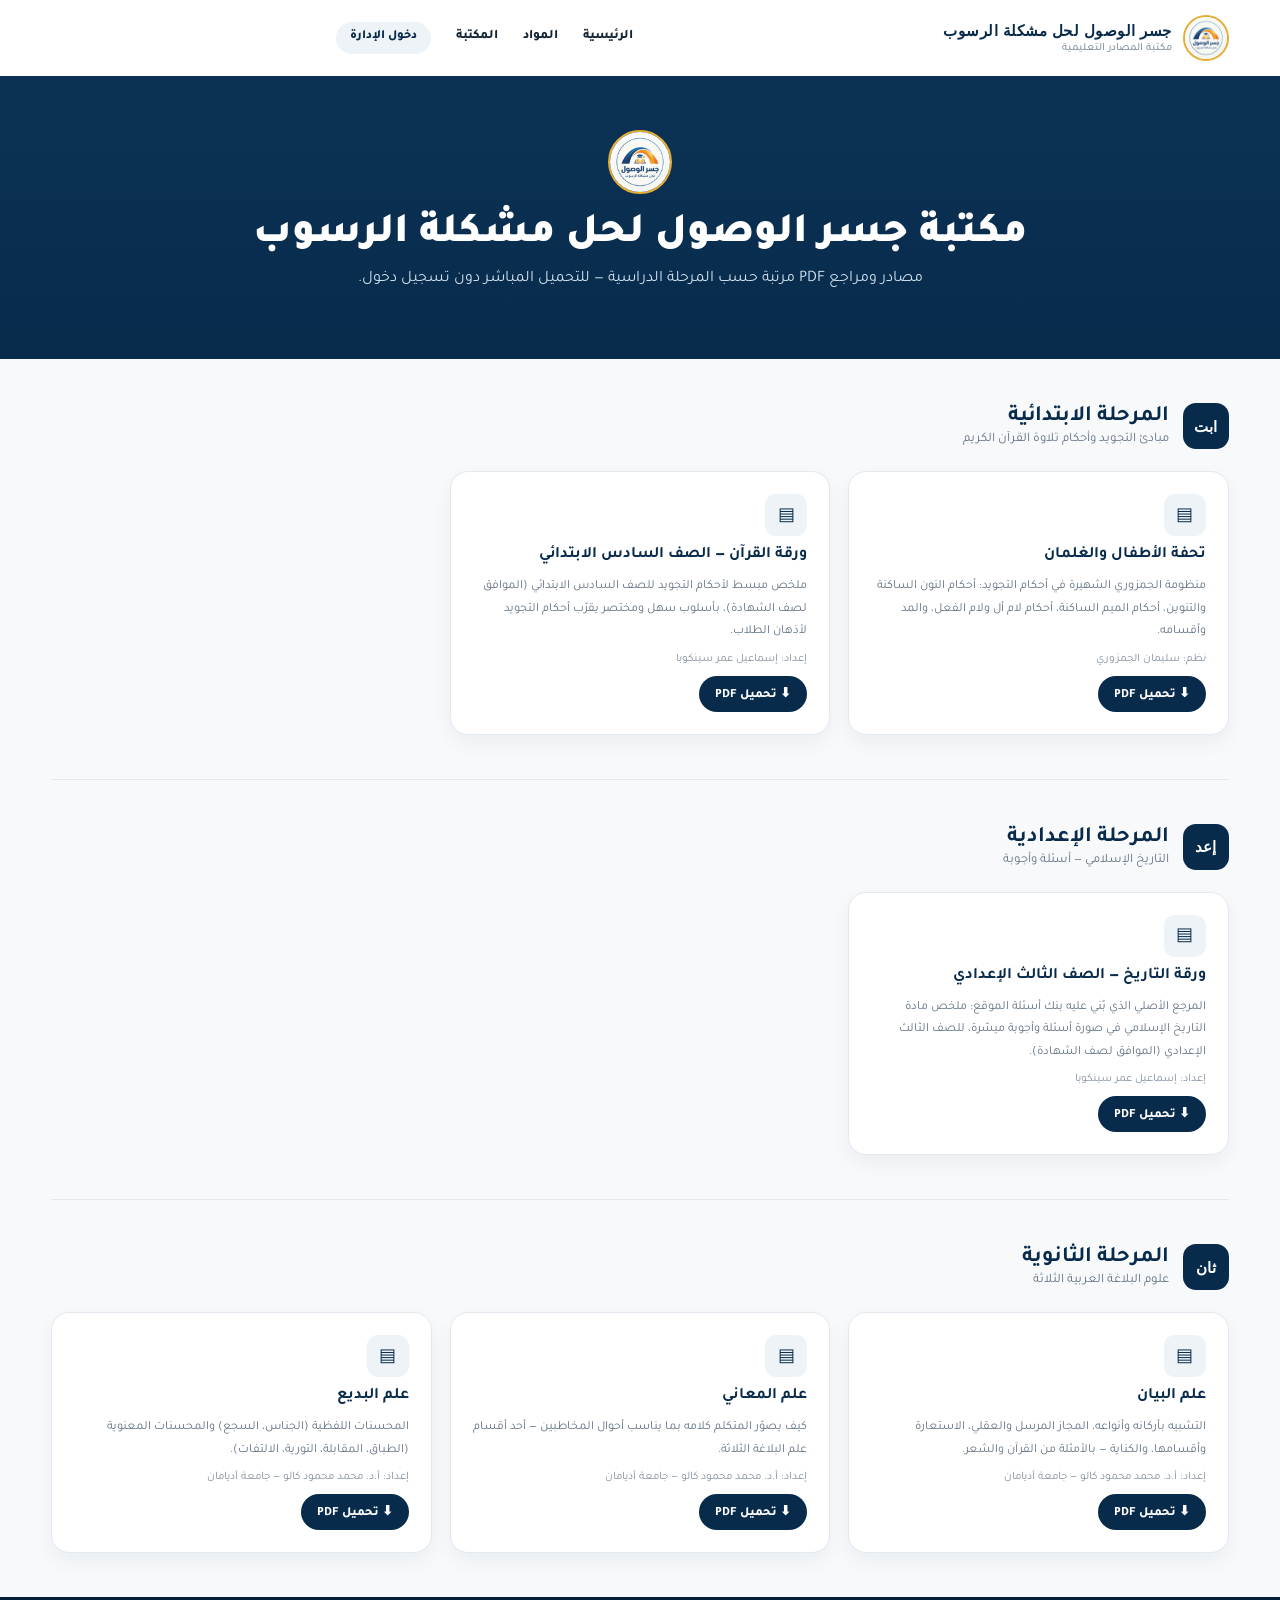
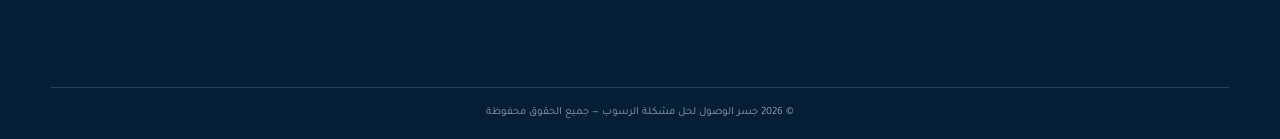
<file: library.html>
<!DOCTYPE html>
<html lang="ar" dir="rtl">
<head>
<meta charset="UTF-8">
<meta name="viewport" content="width=device-width, initial-scale=1.0">
<meta name="theme-color" content="#082b4c">
<title>مكتبة جسر الوصول لحل مشكلة الرسوب</title>
<link rel="icon" href="logo.jpg" type="image/jpeg">
<link href="https://fonts.googleapis.com/css2?family=Tajawal:wght@400;500;700;800;900&family=Inter:wght@600;700;800&display=swap" rel="stylesheet">
<link rel="stylesheet" href="style.css">
<style>
  .lib-hero{background:linear-gradient(180deg,#0b3255,var(--navy));color:#fff;padding:54px 0 70px;text-align:center}
  .lib-hero .brand-mark{width:64px;height:64px;margin:0 auto 16px;display:block}
  .lib-hero h1{font-size:clamp(28px,4vw,42px);font-weight:900;margin:0 0 10px}
  .lib-hero p{color:#cfe0ec;max-width:600px;margin:0 auto}
  .stage-section{padding:44px 0}
  .stage-head{display:flex;align-items:center;gap:14px;margin-bottom:22px}
  .stage-badge{width:46px;height:46px;border-radius:13px;background:var(--navy);color:#fff;display:grid;place-items:center;font-weight:900;font-size:15px;font-family:Inter,sans-serif}
  .stage-head h2{margin:0;font-size:22px;color:var(--navy)}
  .stage-head p{margin:2px 0 0;color:var(--muted);font-size:13px}
  .book-grid{display:grid;grid-template-columns:repeat(3,1fr);gap:18px}
  .book-card{background:#fff;border:1px solid var(--line);border-radius:18px;padding:22px;display:flex;flex-direction:column;gap:10px;box-shadow:0 8px 20px rgba(8,43,76,.05);transition:.2s}
  .book-card:hover{transform:translateY(-4px);box-shadow:0 16px 32px rgba(8,43,76,.1);border-color:#b9c8d4}
  .book-icon{width:42px;height:42px;border-radius:11px;background:#edf3f6;color:var(--navy);display:grid;place-items:center;font-size:18px}
  .book-card h3{margin:0;font-size:16px;color:var(--navy)}
  .book-card p{margin:0;color:var(--muted);font-size:12.5px;line-height:1.8;flex:1}
  .book-card .book-author{font-size:11.5px;color:#8492a0}
  .book-dl{display:inline-flex;align-items:center;gap:6px;background:var(--navy);color:#fff;padding:9px 16px;border-radius:20px;font-size:12.5px;font-weight:800;text-decoration:none;align-self:flex-start}
  .book-dl:hover{background:var(--navy2)}
  .stage-divider{border:0;border-top:1px solid var(--line);margin:0}
  @media(max-width:900px){.book-grid{grid-template-columns:1fr 1fr}}
  @media(max-width:620px){.book-grid{grid-template-columns:1fr}}
</style>
</head>
<body>

<header class="site-header">
  <div class="nav-wrap">
    <div class="container nav">
      <a href="index.html" class="brand" aria-label="جسر الوصول home">
        <img src="logo.jpg" alt="جسر الوصول" class="brand-mark brand-logo-img">
        <span class="brand-text"><b>جسر الوصول لحل مشكلة الرسوب</b><small>مكتبة المصادر التعليمية</small></span>
      </a>
      <nav class="main-nav" aria-label="Main navigation">
        <a href="index.html#home">الرئيسية</a>
        <a href="index.html#subjects">المواد</a>
        <a href="library.html">المكتبة</a>
        <a href="login.html" class="admin-link">دخول الإدارة</a>
      </nav>
    </div>
  </div>
</header>

<section class="lib-hero">
  <div class="container">
    <img src="logo.jpg" alt="" class="brand-mark" style="border-radius:50%;object-fit:cover">
    <h1>مكتبة جسر الوصول لحل مشكلة الرسوب</h1>
    <p>مصادر ومراجع PDF مرتبة حسب المرحلة الدراسية — للتحميل المباشر دون تسجيل دخول.</p>
  </div>
</section>

<div class="container">

  <section class="stage-section">
    <div class="stage-head">
      <span class="stage-badge">ابت</span>
      <div><h2>المرحلة الابتدائية</h2><p>مبادئ التجويد وأحكام تلاوة القرآن الكريم</p></div>
    </div>
    <div class="book-grid">
      <div class="book-card">
        <span class="book-icon">▤</span>
        <h3>تحفة الأطفال والغلمان</h3>
        <p>منظومة الجمزوري الشهيرة في أحكام التجويد: أحكام النون الساكنة والتنوين، أحكام الميم الساكنة، أحكام لام أل ولام الفعل، والمد وأقسامه.</p>
        <span class="book-author">نظم: سليمان الجمزوري</span>
        <a class="book-dl" href="library/tuhfat-al-atfal-tajweed.pdf" download>⬇ تحميل PDF</a>
      </div>
      <div class="book-card">
        <span class="book-icon">▤</span>
        <h3>ورقة القرآن — الصف السادس الابتدائي</h3>
        <p>ملخص مبسط لأحكام التجويد للصف السادس الابتدائي (الموافق لصف الشهادة)، بأسلوب سهل ومختصر يقرّب أحكام التجويد لأذهان الطلاب.</p>
        <span class="book-author">إعداد: إسماعيل عمر سينكوبا</span>
        <a class="book-dl" href="library/tajweed-ibtidai.pdf" download>⬇ تحميل PDF</a>
      </div>
    </div>
  </section>

  <hr class="stage-divider">

  <section class="stage-section">
    <div class="stage-head">
      <span class="stage-badge">إعد</span>
      <div><h2>المرحلة الإعدادية</h2><p>التاريخ الإسلامي — أسئلة وأجوبة</p></div>
    </div>
    <div class="book-grid">
      <div class="book-card">
        <span class="book-icon">▤</span>
        <h3>ورقة التاريخ — الصف الثالث الإعدادي</h3>
        <p>المرجع الأصلي الذي بُني عليه بنك أسئلة الموقع: ملخص مادة التاريخ الإسلامي في صورة أسئلة وأجوبة ميسّرة، للصف الثالث الإعدادي (الموافق لصف الشهادة).</p>
        <span class="book-author">إعداد: إسماعيل عمر سينكوبا</span>
        <a class="book-dl" href="library/tareekh-iedadi.pdf" download>⬇ تحميل PDF</a>
      </div>
    </div>
  </section>

  <hr class="stage-divider">

  <section class="stage-section">
    <div class="stage-head">
      <span class="stage-badge">ثان</span>
      <div><h2>المرحلة الثانوية</h2><p>علوم البلاغة العربية الثلاثة</p></div>
    </div>
    <div class="book-grid">
      <div class="book-card">
        <span class="book-icon">▤</span>
        <h3>علم البيان</h3>
        <p>التشبيه بأركانه وأنواعه، المجاز المرسل والعقلي، الاستعارة وأقسامها، والكناية — بالأمثلة من القرآن والشعر.</p>
        <span class="book-author">إعداد: أ.د. محمد محمود كالو — جامعة أديامان</span>
        <a class="book-dl" href="library/ilm-al-bayan.pdf" download>⬇ تحميل PDF</a>
      </div>
      <div class="book-card">
        <span class="book-icon">▤</span>
        <h3>علم المعاني</h3>
        <p>كيف يصوّر المتكلم كلامه بما يناسب أحوال المخاطبين — أحد أقسام علم البلاغة الثلاثة.</p>
        <span class="book-author">إعداد: أ.د. محمد محمود كالو — جامعة أديامان</span>
        <a class="book-dl" href="library/ilm-al-maani.pdf" download>⬇ تحميل PDF</a>
      </div>
      <div class="book-card">
        <span class="book-icon">▤</span>
        <h3>علم البديع</h3>
        <p>المحسنات اللفظية (الجناس، السجع) والمحسنات المعنوية (الطباق، المقابلة، التورية، الالتفات).</p>
        <span class="book-author">إعداد: أ.د. محمد محمود كالو — جامعة أديامان</span>
        <a class="book-dl" href="library/ilm-al-badee.pdf" download>⬇ تحميل PDF</a>
      </div>
    </div>
  </section>

</div>

<footer class="site-footer">
  <div class="container copyright">© <span id="year"></span> جسر الوصول لحل مشكلة الرسوب — جميع الحقوق محفوظة</div>
</footer>

<script>document.getElementById('year').textContent = new Date().getFullYear();</script>
</body>
</html>
</file>
<file: style.css>
:root{
  --navy:#082b4c;--navy2:#0c3d66;--gold:#e5ae32;--gold2:#f4c85a;
  --green:#087a55;--green-soft:#eaf6f1;--ink:#142536;--muted:#647486;
  --line:#e3e9ee;--bg:#f7f9fb;--white:#fff;--danger:#b83c35;
  --shadow:0 18px 45px rgba(11,39,66,.10);
}
*{box-sizing:border-box}
html{scroll-behavior:smooth}
body{margin:0;background:var(--bg);color:var(--ink);font-family:"Tajawal",Arial,sans-serif}
body[dir="ltr"]{font-family:"Inter","Tajawal",Arial,sans-serif}
button,input,textarea{font:inherit}
button{cursor:pointer}
a{text-decoration:none;color:inherit}
.container{width:min(1180px,92%);margin:auto}
.site-header{background:#fff;position:sticky;top:0;z-index:50;box-shadow:0 1px 0 rgba(8,43,76,.07)}
.utility{background:var(--navy);color:#dfe9f1;font-size:12px}
.utility-inner{height:34px;display:flex;align-items:center;justify-content:space-between}
.lang-toggle{border:0;background:transparent;color:#fff;font-weight:800;padding:4px 8px}
.nav-wrap{background:#fff}
.nav{height:76px;display:flex;align-items:center;gap:26px}
.brand{display:flex;align-items:center;gap:11px;min-width:255px}
.brand-mark{width:46px;height:46px;border-radius:14px;background:var(--navy);color:#fff;display:grid;place-items:center;font-family:Inter,sans-serif;font-size:12px;font-weight:900;letter-spacing:.8px;border:2px solid var(--gold)}
.brand-logo-img{border-radius:50%;object-fit:cover;background:#fff}
.brand-text b{display:block;font-family:Inter,sans-serif;font-size:15px;letter-spacing:.5px;color:var(--navy)}
.brand-text small{display:block;color:#687988;font-size:11px;margin-top:2px}
.main-nav{display:flex;align-items:center;gap:25px;margin-inline:auto;font-size:13px;font-weight:800}
.main-nav a{padding:27px 0;border-bottom:3px solid transparent}
.main-nav a:hover{color:var(--navy);border-color:var(--gold)}
.header-cta,.btn{border:0;border-radius:10px;font-weight:800;transition:.2s}
.header-cta{background:var(--gold);color:#1b2a38;padding:12px 18px}
.header-cta:hover,.btn-primary:hover{transform:translateY(-1px);filter:brightness(.98)}
.menu-btn{display:none;border:0;background:transparent;font-size:25px;color:var(--navy)}

.hero-section{background:linear-gradient(180deg,#fff 0,#f7f9fb 100%);overflow:hidden}
.hero{min-height:555px;display:grid;grid-template-columns:1fr 1fr;align-items:center;gap:55px;padding:70px 0 50px}
.kicker,.eyebrow{color:var(--gold);font-weight:900;font-size:11px;letter-spacing:1.1px}
.hero h1{font-size:clamp(38px,5vw,66px);line-height:1.15;margin:13px 0 20px;color:var(--navy);font-weight:900}
.hero h1 em{font-style:normal;color:var(--gold)}
.hero-copy>p{max-width:600px;font-size:18px;line-height:1.9;color:#596b7b;margin:0}
.hero-actions{display:flex;gap:12px;align-items:center;margin-top:28px}
.btn{display:inline-flex;align-items:center;justify-content:center;gap:14px;padding:13px 19px}
.btn-primary{background:var(--navy);color:#fff;box-shadow:0 8px 20px rgba(8,43,76,.15)}
.btn-outline{border:1px solid #bac6d0;color:var(--navy);background:#fff}
.btn-outline-dark{border:1px solid #c6d0d8;background:#fff;color:var(--navy)}
.btn-light{background:#fff;color:var(--navy)}
.hero-proof{display:flex;align-items:center;gap:10px;margin-top:25px;color:#6d7d8b;font-size:13px}
.avatar-stack{display:flex;direction:ltr}
.avatar-stack i{width:30px;height:30px;border-radius:50%;background:#dce7ef;border:3px solid #fff;display:grid;place-items:center;font-style:normal;font-size:9px;color:var(--navy);margin-left:-7px}
.avatar-stack i:first-child{margin-left:0;background:#f5d37a}.avatar-stack i:nth-child(2){background:#b9d7ca}.avatar-stack i:nth-child(3){background:#c5d4e3}

.hero-visual{position:relative;min-height:430px;display:grid;place-items:center}
.study-scene{position:relative;width:min(520px,100%);height:400px;border-radius:34px;background:linear-gradient(145deg,#eaf1f5,#dbe7ee);overflow:hidden;box-shadow:var(--shadow)}
.scene-glow{position:absolute;width:330px;height:330px;border-radius:50%;background:#f6d982;opacity:.35;right:-70px;top:-80px}
.notebook{position:absolute;width:300px;height:255px;right:50%;top:70px;transform:translateX(50%) rotate(-3deg);background:#fff;border-radius:15px;box-shadow:0 25px 40px rgba(8,43,76,.18);padding:25px 28px}
.notebook:before{content:"";position:absolute;left:0;top:0;bottom:0;width:10px;background:var(--navy);border-radius:15px 0 0 15px}
.notebook-top{display:flex;justify-content:space-between;color:var(--navy);font:800 11px Inter,sans-serif;letter-spacing:.8px;margin-bottom:22px}
.line{height:8px;border-radius:9px;background:#dfe7ec;margin:13px 0}.line.short{width:65%}
.check-row{display:flex;align-items:center;gap:12px;margin:13px 0}.check-row b{width:24px;height:24px;border-radius:7px;background:var(--green-soft);color:var(--green);display:grid;place-items:center;font-size:13px}.check-row span{height:7px;background:#e8edf1;border-radius:7px;flex:1}
.floating-badge{position:absolute;top:28px;left:20px;background:#fff;border-radius:15px;padding:13px 17px;box-shadow:0 12px 30px rgba(8,43,76,.13);z-index:2}.badge-top strong{display:block;font:900 28px Inter;color:var(--navy)}.badge-top span{font-size:11px;color:#6a7884}
.floating-card{position:absolute;background:#fff;border-radius:16px;box-shadow:0 15px 35px rgba(8,43,76,.14);padding:12px 15px;display:flex;align-items:center;gap:10px}.floating-card b{display:block;color:var(--navy);font-size:16px}.floating-card small{display:block;color:#71808c;font-size:10px;margin-top:2px}.card-score{right:18px;bottom:48px}.card-memory{left:18px;bottom:38px}.mini-icon{width:36px;height:36px;border-radius:10px;background:#fdf1c9;color:#a97810;display:grid;place-items:center}

.feature-strip-wrap{position:relative;z-index:3;margin-top:-46px}
.feature-strip{background:#fff;border:1px solid var(--line);border-radius:22px;box-shadow:0 20px 46px rgba(8,43,76,.12);padding:26px 30px;display:grid;grid-template-columns:repeat(5,1fr);gap:22px}
.feature-item{display:flex;align-items:flex-start;gap:12px}
.feature-icon{flex:none;width:38px;height:38px;border-radius:11px;background:#edf3f6;color:var(--navy);display:grid;place-items:center;font-size:16px}
.feature-item b{display:block;font-size:13px;color:var(--navy);font-weight:800;line-height:1.5}
.feature-item small{display:block;color:#7c8b97;font-size:11px;margin-top:4px;line-height:1.6}

.stats-strip{background:var(--navy);color:#fff;padding-top:6px}
.stats-row{display:grid;grid-template-columns:repeat(4,1fr);padding:20px 0}
.stats-row>div{display:flex;flex-direction:column;align-items:center;justify-content:center;gap:6px;border-inline-end:1px solid rgba(255,255,255,.16)}
.stats-row>div:last-child{border:0}.stats-row strong{font:800 25px Inter}.stats-row span{font-size:12px;color:#d9e3eb}
.stat-icon{width:34px;height:34px;border-radius:10px;background:rgba(255,255,255,.1);display:grid;place-items:center;font-size:14px;color:var(--gold2)}

.section{padding:80px 0}
.soft-section{background:#fff}
.section-heading{display:flex;align-items:end;justify-content:space-between;gap:25px;margin-bottom:28px}
.section-heading h2,.center-heading h2,.progress-copy h2{font-size:34px;color:var(--navy);margin:8px 0 8px;font-weight:900}
.section-heading p,.center-heading p,.progress-copy p{color:var(--muted);margin:0;line-height:1.8}
.question-total{background:#eef3f6;color:#526473;border-radius:30px;padding:9px 14px;font-size:12px;white-space:nowrap}.question-total b{color:var(--navy);font:800 18px Inter}
.subject-grid{display:grid;grid-template-columns:repeat(3,1fr);gap:17px}
.subject-btn{border:1px solid var(--line);background:#fff;border-radius:18px;padding:20px;text-align:start;min-height:118px;position:relative;overflow:hidden;transition:.2s;box-shadow:0 8px 24px rgba(8,43,76,.045)}
.subject-btn:before{content:"";position:absolute;inset:auto 0 0 0;height:4px;background:var(--gold);transform:scaleX(.25);transform-origin:center;transition:.2s}
.subject-btn:hover{transform:translateY(-4px);border-color:#b9c8d4;box-shadow:0 16px 32px rgba(8,43,76,.09)}
.subject-btn:hover:before{transform:scaleX(1)}
.subject-index{font:800 11px Inter;color:#a87916}.subject-name{display:block;font-size:18px;font-weight:900;color:var(--navy);margin:8px 0}.subject-count{font-size:11px;color:#71808c}

.center-heading{text-align:center;max-width:650px;margin:0 auto 35px}.center-heading h2{margin-top:8px}
.mode-grid{display:grid;grid-template-columns:repeat(3,1fr);gap:18px}
.mode-card{border:1px solid var(--line);background:#fff;border-radius:20px;padding:25px;text-align:start;position:relative;min-height:280px;transition:.2s}
.mode-card:hover{transform:translateY(-5px);box-shadow:var(--shadow);border-color:#c5d1da}
.mode-number{position:absolute;top:18px;inset-inline-end:20px;font:800 12px Inter;color:#a9b5bf}
.mode-icon{width:48px;height:48px;border-radius:13px;background:#edf3f6;color:var(--navy);display:grid;place-items:center;font-size:23px;margin-bottom:22px}
.mode-card h3{font-size:21px;color:var(--navy);margin:0 0 9px;font-weight:900}.mode-card p{color:#6a7a87;line-height:1.8;margin:0}.learn-more{display:block;color:var(--green);font-weight:900;font-size:12px;margin-top:22px}

.progress-home{display:grid;grid-template-columns:1fr 1fr;gap:55px;align-items:center}
.progress-copy h2{font-size:40px}.text-btn{border:0;background:transparent;padding:0;color:var(--green);font-weight:900;margin-top:18px}
.progress-card{background:#fff;border:1px solid var(--line);border-radius:24px;padding:28px;box-shadow:var(--shadow)}
.progress-top{display:flex;justify-content:space-between;align-items:center;font-weight:800;color:#5c6e7c}.progress-top strong{font:900 25px Inter;color:var(--navy)}
.meter{height:12px;background:#edf1f4;border-radius:20px;overflow:hidden;margin:17px 0 25px}.meter span{display:block;height:100%;width:0;background:linear-gradient(90deg,var(--green),#31a67e);border-radius:20px;transition:.4s}
.progress-stats{display:grid;grid-template-columns:repeat(3,1fr);gap:10px}.progress-stats div{background:#f7f9fa;border-radius:15px;padding:16px;text-align:center}.progress-stats b{display:block;font:800 23px Inter;color:var(--navy)}.progress-stats span{display:block;color:#73818d;font-size:11px;margin-top:4px}

.cta-section{padding:0 0 80px}.cta-box{background:var(--navy);border-radius:24px;color:#fff;padding:35px 42px;display:flex;align-items:center;justify-content:space-between;gap:20px;box-shadow:var(--shadow)}.cta-box h2{font-size:30px;margin:8px 0 0}.cta-box .eyebrow{color:var(--gold2)}

.quiz-view,.result-view{display:none;min-height:75vh;padding:42px 0}
.quiz-view.active,.result-view.active{display:block}
.quiz-head{display:flex;align-items:center;justify-content:space-between;gap:15px;margin-bottom:16px}.back-btn{border:0;background:#edf2f5;color:var(--navy);border-radius:10px;padding:10px 14px;font-weight:900}.quiz-meta{display:flex;gap:7px}.pill{background:#eaf2f5;color:var(--navy);padding:7px 12px;border-radius:30px;font-size:11px;font-weight:900}.counter{font:800 12px Inter;color:#73818d}
.progress-bar{height:7px;background:#e2e8ec;border-radius:20px;overflow:hidden;margin-bottom:22px}.progress-bar div{height:100%;width:0;background:var(--gold);transition:.25s}
.question-card{max-width:850px;margin:0 auto;background:#fff;border:1px solid var(--line);border-radius:24px;padding:34px;box-shadow:var(--shadow)}
.question-label{font-size:11px;color:var(--green);font-weight:900}.question-card h2{font-size:28px;line-height:2;margin:9px 0 27px;color:var(--navy)}
.choices{display:grid;grid-template-columns:1fr 1fr;gap:12px}.choice{border:2px solid #e4e9ed;background:#fbfcfd;border-radius:14px;padding:16px;text-align:start;line-height:1.8;color:#263b4d}.choice:hover{border-color:#91a6b6}.choice.correct{border-color:#1a9667;background:#e9f7f1}.choice.wrong{border-color:#d9574d;background:#fff0ee}.choice.disabled{cursor:default}
.typing-area textarea{width:100%;resize:vertical;border:1px solid #ccd7de;border-radius:14px;padding:15px;outline:none;line-height:1.8}.typing-area textarea:focus{border-color:var(--navy)}
.typing-area .btn{margin-top:11px}.revision-area{text-align:center}.answer-box{margin:18px 0;background:#f1f7f4;border-right:4px solid var(--gold);padding:18px;text-align:right;line-height:2;border-radius:13px;color:#20394d}.revision-actions{display:flex;justify-content:center;gap:10px}.correct-btn,.wrong-btn{border:0;border-radius:11px;padding:12px 18px;color:#fff;font-weight:900}.correct-btn{background:#12805a}.wrong-btn{background:var(--danger)}
.feedback{margin-top:18px;border-radius:14px;padding:15px;line-height:1.9}.feedback.correct{background:#e9f7f1;color:#075f3f}.feedback.wrong{background:#fff0ee;color:#8c211a}.next{margin-top:15px}
.result-card{max-width:650px;margin:40px auto;background:#fff;border:1px solid var(--line);border-radius:26px;padding:40px;text-align:center;box-shadow:var(--shadow)}.result-icon{width:66px;height:66px;border-radius:50%;background:#e8f6f0;color:var(--green);display:grid;place-items:center;font-size:29px;margin:0 auto 15px}.result-card h2{font-size:31px;color:var(--navy);margin:10px 0}.big-score{margin:25px 0 18px}.big-score strong{display:block;font:900 62px Inter;color:var(--navy)}.big-score span{font-size:12px;color:#74838e}.result-grid{display:grid;grid-template-columns:repeat(3,1fr);gap:10px;margin:22px 0}.result-grid div{background:#f6f8fa;border-radius:14px;padding:15px}.result-grid strong{display:block;font:800 24px Inter;color:var(--navy)}.result-grid span{font-size:11px;color:#75838e}.result-message{padding:14px;background:#f4f7f8;border-radius:13px;line-height:1.9;color:#526473}.result-actions{display:flex;justify-content:center;gap:10px;margin-top:20px}
.hidden{display:none!important}

.site-footer{background:#071f36;color:#cbd7e0;padding:55px 0 20px}.footer-grid{display:grid;grid-template-columns:2fr 1fr 1fr 1fr;gap:35px}.footer-brand .brand-text b{color:#fff}.footer-brand .brand-text small{color:#aebdca}.site-footer p{font-size:12px;line-height:1.9;max-width:320px}.site-footer h4{color:#fff;margin:0 0 15px;font-size:13px}.site-footer a{display:block;font-size:12px;margin:10px 0;color:#aebdca}.footer-lang{border:1px solid #415467;background:#102e48;color:#fff;border-radius:9px;padding:8px 12px}.copyright{border-top:1px solid #294159;margin-top:35px;padding-top:18px;text-align:center;font-size:11px;color:#8ea0ae}

body[dir="ltr"] .main-nav a{border-bottom-width:3px}
body[dir="ltr"] .answer-box{border-right:0;border-left:4px solid var(--gold);text-align:left}
body[dir="ltr"] .subject-btn,.body[dir="ltr"] .mode-card{text-align:left}

@media(max-width:900px){
  .main-nav{display:none;position:absolute;left:4%;right:4%;top:110px;background:#fff;border:1px solid var(--line);border-radius:14px;padding:12px;box-shadow:var(--shadow);flex-direction:column;align-items:stretch;gap:0}
  .main-nav.open{display:flex}.main-nav a{padding:12px 10px;border:0}.menu-btn{display:block;margin-inline-start:auto}.header-cta{display:none}
  .hero{grid-template-columns:1fr;gap:25px;padding-top:50px}.hero-visual{min-height:340px}.study-scene{height:330px}
  .subject-grid,.mode-grid{grid-template-columns:1fr 1fr}.progress-home{grid-template-columns:1fr;gap:30px}
}
@media(max-width:620px){
  .utility-note{font-size:10px}.brand{min-width:0}.brand-text small{font-size:9px}.brand-text b{font-size:13px}.nav{height:68px}.hero h1{font-size:39px}.hero-copy>p{font-size:16px}.hero-actions{flex-wrap:wrap}.hero-proof{font-size:11px}
  .stats-row{grid-template-columns:1fr 1fr;gap:0}.stats-row>div{padding:14px 5px;border-bottom:1px solid rgba(255,255,255,.14)}.stats-row>div:nth-child(2){border-inline-end:0}.stats-row strong{font-size:19px}
  .section{padding:60px 0}.section-heading{display:block}.question-total{display:inline-block;margin-top:14px}.subject-grid,.mode-grid{grid-template-columns:1fr}.section-heading h2,.center-heading h2,.progress-copy h2{font-size:28px}
  .study-scene{height:300px}.notebook{width:250px;height:220px;top:58px}.floating-card{transform:scale(.9)}.card-memory{left:5px}.card-score{right:5px}.floating-badge{left:8px}
  .question-card{padding:22px 17px}.question-card h2{font-size:22px}.choices{grid-template-columns:1fr}.quiz-head{flex-wrap:wrap}.quiz-meta{order:3;width:100%}.result-grid{grid-template-columns:1fr 1fr}.result-grid div:last-child{grid-column:1/-1}.result-card{padding:28px 18px}
  .cta-box{padding:27px;display:block}.cta-box .btn{margin-top:20px}.footer-grid{grid-template-columns:1fr 1fr}.footer-grid>div:first-child{grid-column:1/-1}
}

/* ---------- boot splash ---------- */
.boot-splash{position:fixed;inset:0;z-index:999;background:#082b4c;display:flex;align-items:center;justify-content:center;transition:opacity .5s ease}
.boot-splash.hide{opacity:0;pointer-events:none}
.boot-video{display:none;width:100%;height:100%;object-fit:cover}
.skip-boot{position:absolute;bottom:28px;inset-inline-end:28px;background:rgba(255,255,255,.14);color:#fff;border:1px solid rgba(255,255,255,.35);border-radius:30px;padding:10px 20px;font-weight:800;backdrop-filter:blur(4px)}

/* ---------- term/topic wizard ---------- */
.wizard-breadcrumb{display:flex;align-items:center;gap:10px;margin-bottom:26px;font-size:12px;font-weight:800;color:#9aa9b5}
.wizard-breadcrumb .crumb{border:0;background:transparent;color:#9aa9b5;padding:6px 2px}
.wizard-breadcrumb .crumb.active{color:var(--navy);border-bottom:2px solid var(--gold)}
.wizard-step{display:none}
.wizard-step.active{display:block}
.back-link{border:0;background:transparent;color:var(--green);font-weight:900;font-size:13px;padding:0 0 16px;display:inline-block}

.term-grid{display:grid;grid-template-columns:repeat(3,1fr);gap:17px}
.term-card{position:relative;border:1px solid var(--line);background:#fff;border-radius:18px;padding:24px 20px;text-align:start;min-height:150px;transition:.2s;box-shadow:0 8px 24px rgba(8,43,76,.045)}
.term-card:hover{transform:translateY(-4px);border-color:#b9c8d4;box-shadow:0 16px 32px rgba(8,43,76,.09)}
.term-number{position:absolute;top:20px;inset-inline-end:20px;font:800 12px Inter;color:#a9b5bf}
.term-icon{display:grid;place-items:center;width:44px;height:44px;border-radius:12px;background:#edf3f6;color:var(--navy);font-size:18px;margin-bottom:16px}
.term-name{display:block;font-size:19px;font-weight:900;color:var(--navy);margin-bottom:8px}
.term-meta{display:block;font-size:12px;color:#71808c}
.term-cta{display:block;color:var(--green);font-weight:900;font-size:12px;margin-top:14px}
.term-card-empty{opacity:.55;cursor:not-allowed}
.term-card-empty:hover{transform:none;box-shadow:0 8px 24px rgba(8,43,76,.045);border-color:var(--line)}
.term-soon{display:block;font-size:12px;color:#a9772f;font-style:italic;margin-top:4px}

.mode-card-static{cursor:default}
.mode-card-static:hover{transform:none;box-shadow:none;border-color:var(--line)}
.center-cta{text-align:center;margin-top:30px}

/* ---------- full paper quiz ---------- */
.paper-instructions{max-width:850px;margin:0 auto 20px;color:var(--muted);text-align:center;line-height:1.8}
.paper-list{max-width:850px;margin:0 auto;display:flex;flex-direction:column;gap:18px}
.paper-card{background:#fff;border:1px solid var(--line);border-radius:20px;padding:26px 28px;box-shadow:var(--shadow);transition:.2s}
.paper-card.is-correct{border-color:#1a9667;background:#f6fbf9}
.paper-card.is-wrong{border-color:#d9574d;background:#fffaf9}
.paper-q-head{display:flex;align-items:flex-start;gap:14px;margin-bottom:16px}
.paper-q-num{flex:none;width:32px;height:32px;border-radius:10px;background:#edf3f6;color:var(--navy);display:grid;place-items:center;font:800 13px Inter}
.paper-q-text{margin:4px 0 0;font-size:18px;line-height:1.9;color:var(--navy)}
.paper-choices{display:grid;grid-template-columns:1fr 1fr;gap:12px}
.choice.selected{border-color:var(--navy);background:#eef3f7}
.paper-input{width:100%;resize:vertical;border:1px solid #ccd7de;border-radius:14px;padding:15px;outline:none;line-height:1.8}
.paper-input:focus{border-color:var(--navy)}
.paper-input:disabled{background:#f7f9fa;color:#586a78}
.revision-block{text-align:center}
.revision-block .revision-actions{display:flex;justify-content:center;gap:10px;margin-top:12px}
.revision-block [data-remember].active{outline:3px solid rgba(8,43,76,.3)}
.revision-block [data-remember].disabled,.paper-choices .choice.disabled{cursor:default;pointer-events:none}
.paper-feedback{margin-top:16px;border-radius:14px;padding:13px 15px;line-height:1.8;font-size:13px;background:#f4f7f8;color:#4d5f6d}
.paper-feedback>div+div{margin-top:6px}
.paper-feedback .fb-answer{color:#2f3f4a}
.paper-feedback .fb-matched{color:#0d6b46}
.paper-feedback .fb-missed{color:#a1302a}
.typing-hint{max-width:850px;margin:0 auto 16px;background:#fff8ec;border:1px solid #f0dfb8;color:#7a5a13;border-radius:12px;padding:11px 16px;font-size:12.5px;text-align:center;line-height:1.7}

/* ---------- admin link + PDF library ---------- */
.main-nav .admin-link{color:var(--navy);background:#eef3f7;padding:7px 14px;border-radius:20px;font-weight:800;font-size:12.5px}
.pdf-list{display:grid;grid-template-columns:repeat(3,1fr);gap:14px}
.pdf-item{display:flex;align-items:center;gap:12px;background:#fff;border:1px solid var(--line);border-radius:14px;padding:16px;text-decoration:none;color:inherit;transition:.2s}
.pdf-item:hover{transform:translateY(-3px);border-color:#b9c8d4;box-shadow:0 12px 26px rgba(8,43,76,.08)}
.pdf-icon{flex:none;width:38px;height:38px;border-radius:10px;background:#edf3f6;color:var(--navy);display:grid;place-items:center;font-size:16px}
.pdf-item b{display:block;font-size:13.5px;color:var(--navy)}
.pdf-item small{display:block;color:#7c8b97;font-size:11.5px;margin-top:3px}
@media(max-width:700px){.pdf-list{grid-template-columns:1fr}}
.paper-card.is-wrong .paper-feedback{background:#fff0ee;color:#8c211a}
.paper-card.is-correct .paper-feedback{background:#e9f7f1;color:#075f3f}

.paper-submit-bar{position:sticky;bottom:16px;max-width:850px;margin:24px auto 0;background:#fff;border:1px solid var(--line);border-radius:18px;padding:14px 20px;display:flex;align-items:center;justify-content:space-between;box-shadow:var(--shadow);gap:14px}
.paper-progress-text{font-size:12px;color:#73818d;font-weight:800}

@media(max-width:900px){
  .term-grid{grid-template-columns:1fr 1fr}
  .feature-strip{grid-template-columns:1fr 1fr;border-radius:18px}
  .feature-strip-wrap{margin-top:-30px}
}
@media(max-width:620px){
  .term-grid{grid-template-columns:1fr}
  .feature-strip{grid-template-columns:1fr;padding:20px 18px;gap:16px}
  .feature-strip-wrap{margin-top:-20px}
  .stats-row{grid-template-columns:1fr 1fr;row-gap:16px}
  .paper-card{padding:20px 16px}
  .paper-q-text{font-size:16px}
  .paper-choices{grid-template-columns:1fr}
  .paper-submit-bar{flex-direction:column;align-items:stretch;text-align:center}
  .skip-boot{inset-inline-end:16px;bottom:16px;padding:9px 16px;font-size:13px}
}
</file>
